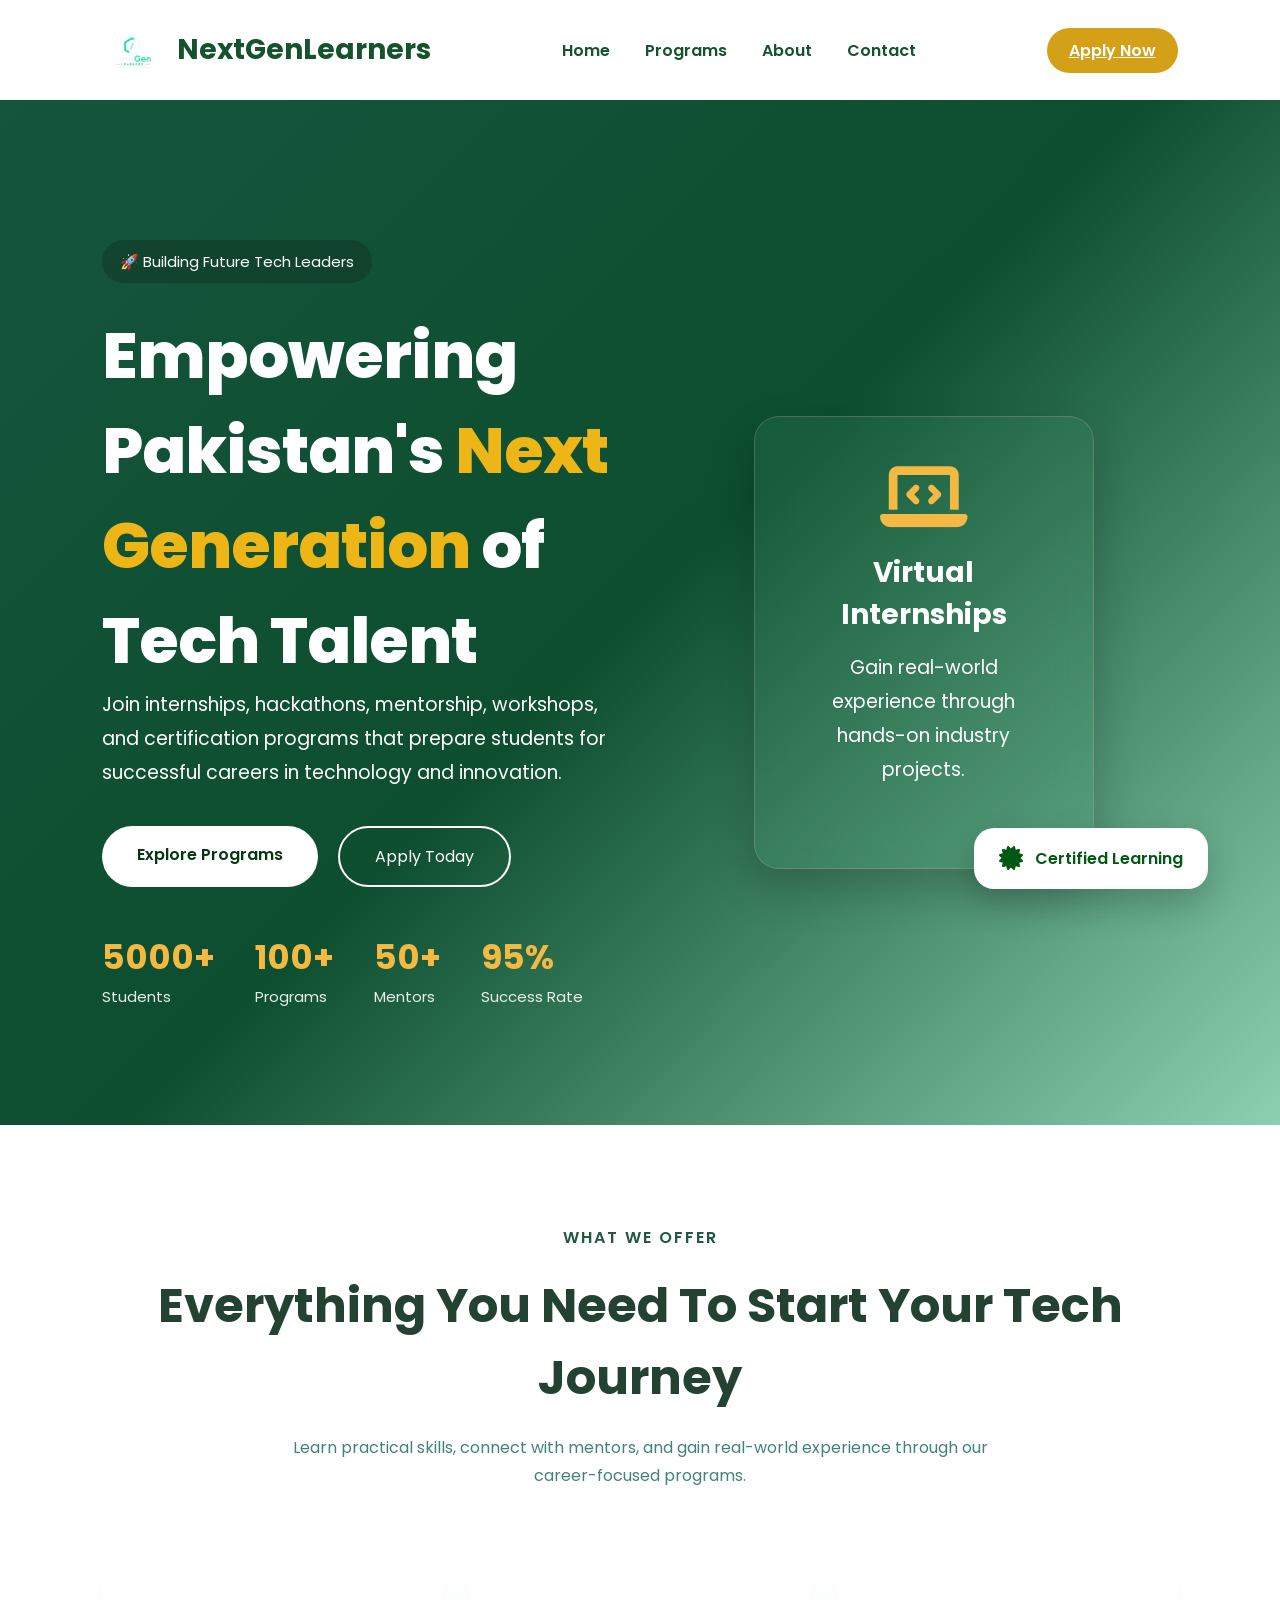
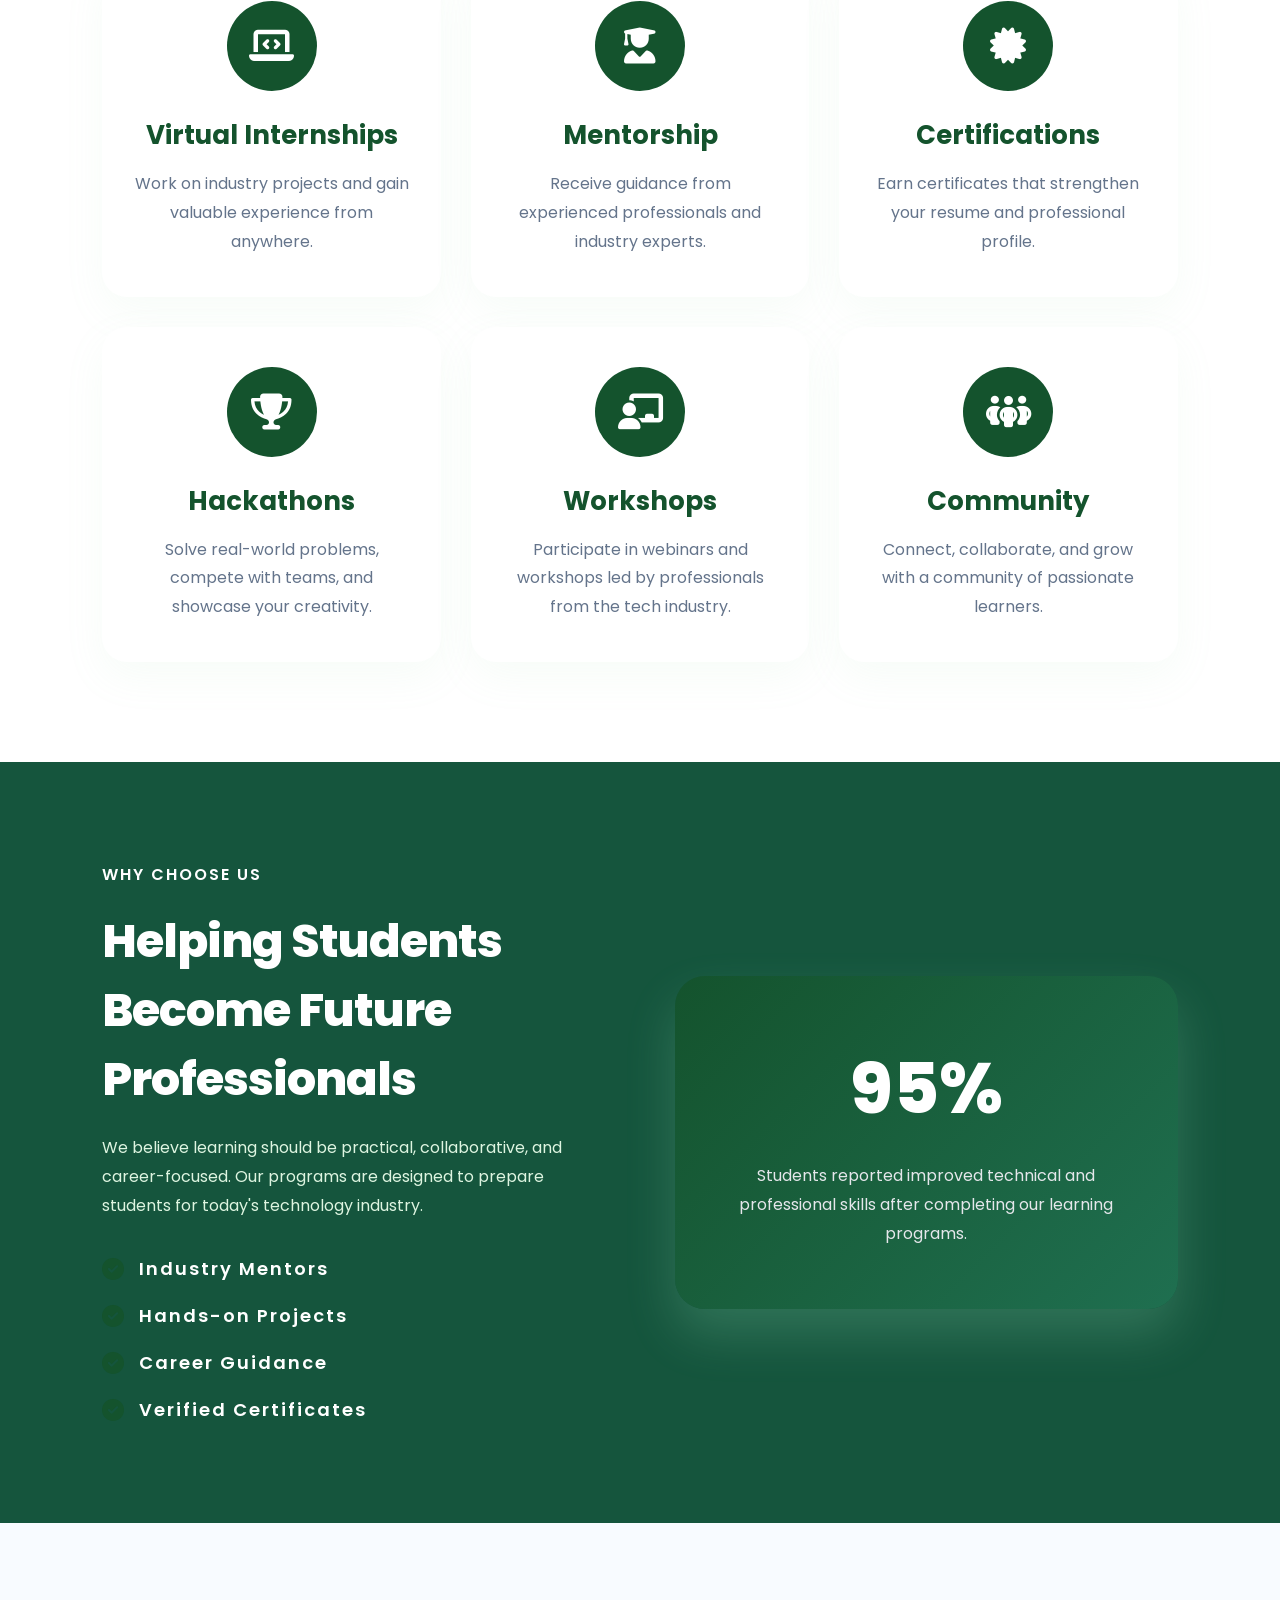
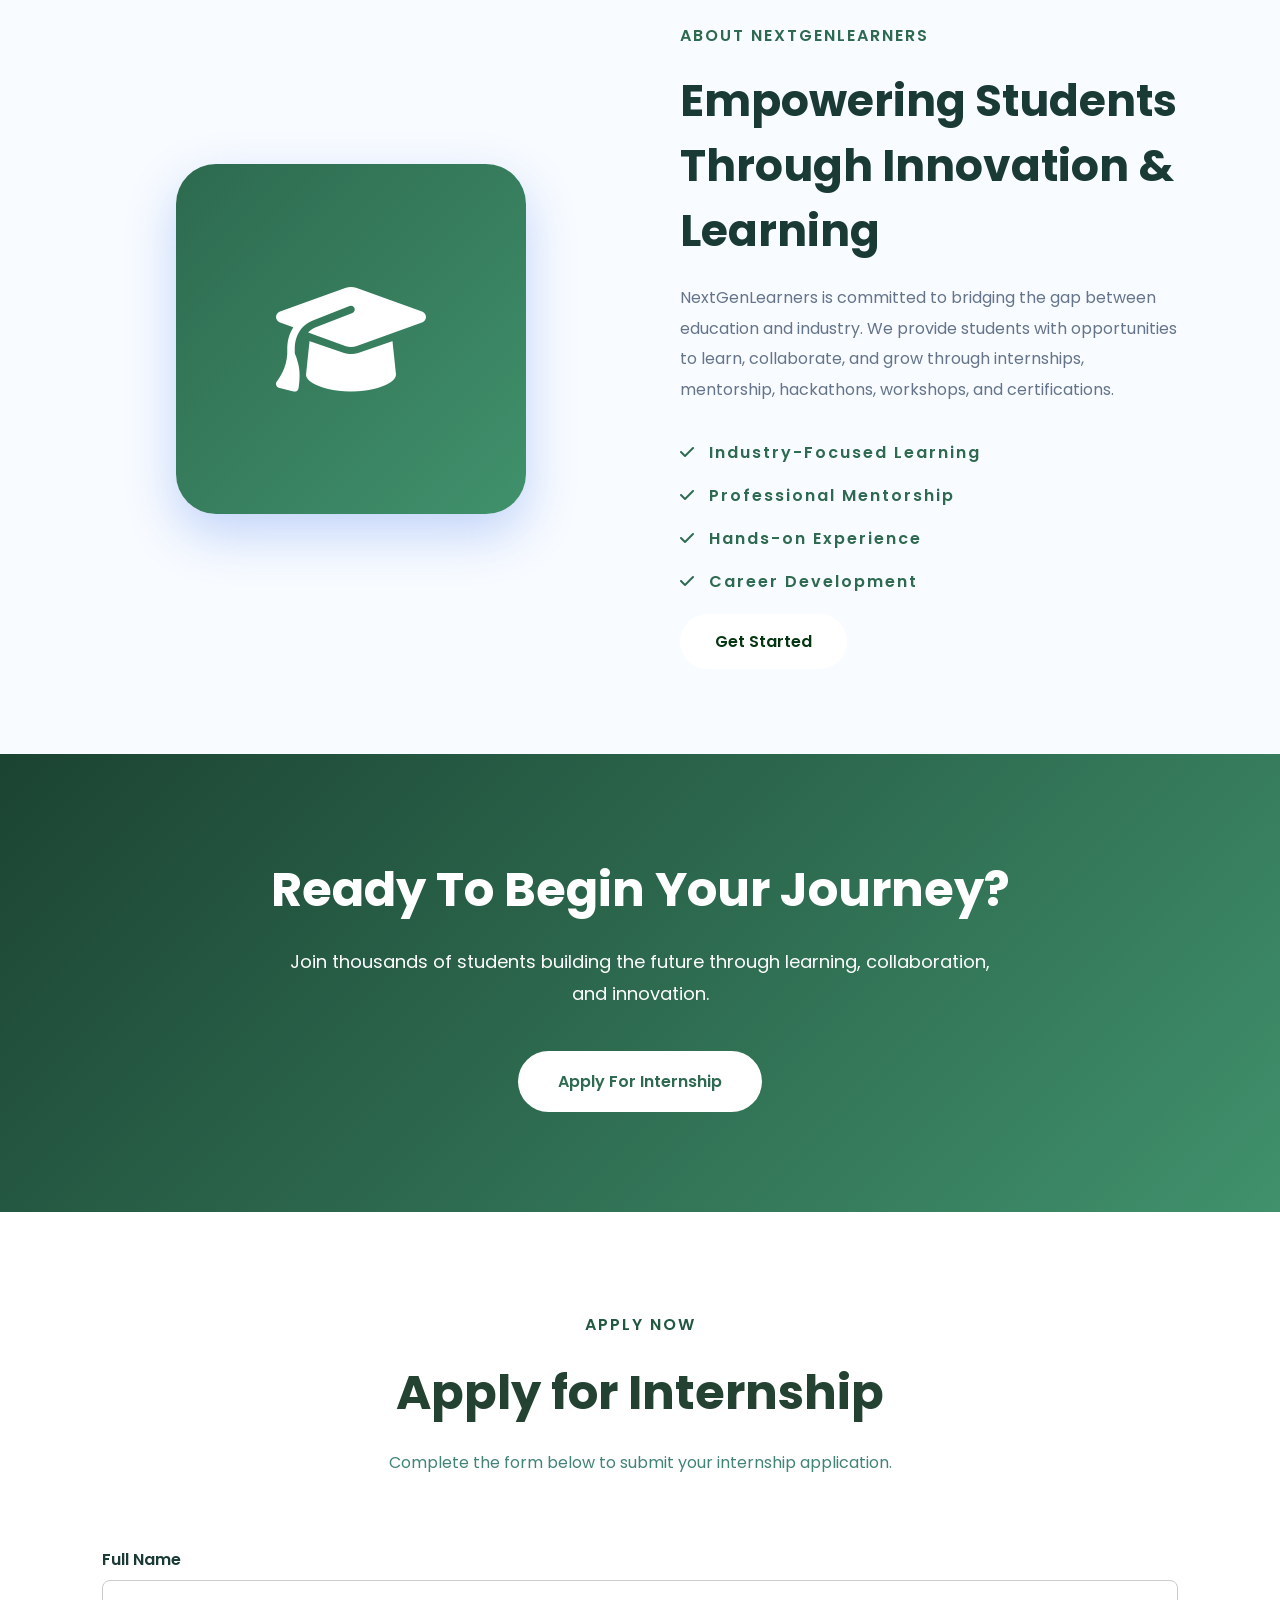
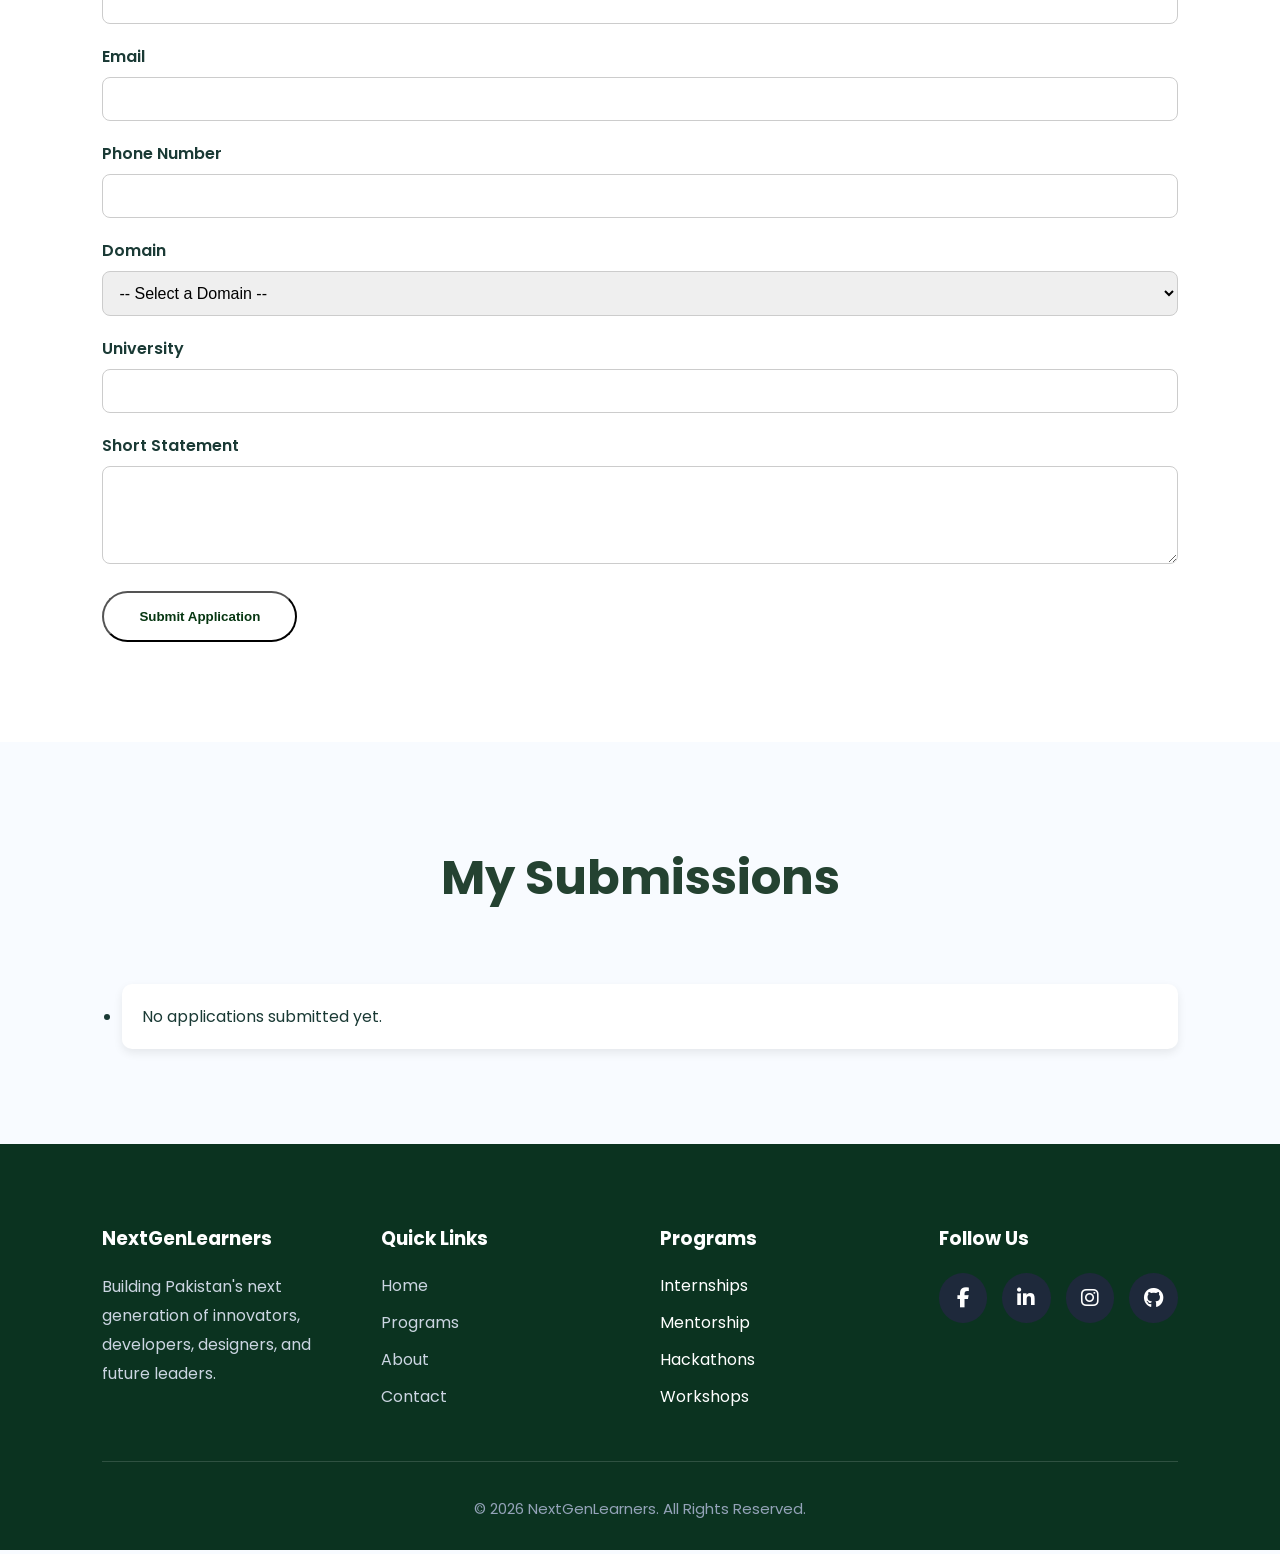
<file: nextgen-landing-page/index.html>
<!DOCTYPE html>
<html lang="en">

<head>

    <meta charset="UTF-8">

    <meta name="viewport" content="width=device-width, initial-scale=1.0">

    <title>NextGenLearners</title>

    <link rel="stylesheet" href="style.css">

    <!-- Google Font -->

    <link rel="preconnect" href="https://fonts.googleapis.com">

    <link rel="preconnect" href="https://fonts.gstatic.com" crossorigin>

    <link href="https://fonts.googleapis.com/css2?family=Poppins:wght@300;400;500;600;700;800&display=swap" rel="stylesheet">

    <!-- Font Awesome -->

    <link rel="stylesheet"
        href="https://cdnjs.cloudflare.com/ajax/libs/font-awesome/6.7.2/css/all.min.css">

</head>

<body>

<!-- ================= NAVBAR ================= -->

<header>

    <div class="logo">

        <img src="assets/images/logo.png" alt="NextGenLearners Logo">

        <h2>NextGenLearners</h2>

    </div>

 <nav>

    <button class="hamburger" id="hamburgerBtn">☰</button>

    <ul class="nav-links" id="navLinks">

        <li><a href="#home">Home</a></li>
        <li><a href="#programs">Programs</a></li>
        <li><a href="#about">About</a></li>
        <li><a href="#contact">Contact</a></li>

    </ul>

 </nav>

   <a href="#apply" class="apply-btn">Apply Now</a>

</header>

<!-- ================= HERO ================= -->

<section class="hero" id="home">

    <div class="hero-left">

        <span class="tag">
            🚀 Building Future Tech Leaders
        </span>

        <h1>

            Empowering Pakistan's

            <span>Next Generation</span>

            of Tech Talent

        </h1>

        <p>

            Join internships, hackathons, mentorship,
            workshops, and certification programs that
            prepare students for successful careers in
            technology and innovation.

        </p>

        <div class="hero-buttons">

            <a href="#programs" class="btn">

                Explore Programs

            </a>

            <a href="#" class="btn-outline">

                Apply Today

            </a>

        </div>

        <!-- Stats -->

        <div class="stats">

            <div>

                <h3>5000+</h3>

                <p>Students</p>

            </div>

            <div>

                <h3>100+</h3>

                <p>Programs</p>

            </div>

            <div>

                <h3>50+</h3>

                <p>Mentors</p>

            </div>

            <div>

                <h3>95%</h3>

                <p>Success Rate</p>

            </div>

        </div>

    </div>

    <div class="hero-right">

        <div class="hero-card">

            <i class="fa-solid fa-laptop-code"></i>

            <h3>Virtual Internships</h3>

            <p>

                Gain real-world experience through
                hands-on industry projects.

            </p>

        </div>

        <div class="floating-card">

            <i class="fa-solid fa-certificate"></i>

            <span>Certified Learning</span>

        </div>

    </div>

</section>

<!-- ================= OUR OFFERINGS ================= -->

<section class="offerings" id="programs">

    <div class="section-title">

        <span>WHAT WE OFFER</span>

        <h2>Everything You Need To Start Your Tech Journey</h2>

        <p>
            Learn practical skills, connect with mentors, and gain
            real-world experience through our career-focused programs.
        </p>

    </div>

    <div class="offerings-grid">

        <div class="card">

            <div class="icon-circle">
                <i class="fa-solid fa-laptop-code"></i>
            </div>

            <h3>Virtual Internships</h3>

            <p>
                Work on industry projects and gain valuable experience
                from anywhere.
            </p>

        </div>

        <div class="card">

            <div class="icon-circle">
                <i class="fa-solid fa-user-graduate"></i>
            </div>

            <h3>Mentorship</h3>

            <p>
                Receive guidance from experienced professionals and
                industry experts.
            </p>

        </div>

        <div class="card">

            <div class="icon-circle">
                <i class="fa-solid fa-certificate"></i>
            </div>

            <h3>Certifications</h3>

            <p>
                Earn certificates that strengthen your resume and
                professional profile.
            </p>

        </div>

        <div class="card">

            <div class="icon-circle">
                <i class="fa-solid fa-trophy"></i>
            </div>

            <h3>Hackathons</h3>

            <p>
                Solve real-world problems, compete with teams,
                and showcase your creativity.
            </p>

        </div>

        <div class="card">

            <div class="icon-circle">
                <i class="fa-solid fa-chalkboard-user"></i>
            </div>

            <h3>Workshops</h3>

            <p>
                Participate in webinars and workshops led by
                professionals from the tech industry.
            </p>

        </div>

        <div class="card">

            <div class="icon-circle">
                <i class="fa-solid fa-people-group"></i>
            </div>

            <h3>Community</h3>

            <p>
                Connect, collaborate, and grow with a community
                of passionate learners.
            </p>

        </div>

    </div>

</section>

<!-- ================= WHY CHOOSE US ================= -->

<section class="why-us">

    <div class="why-left">

        <span>WHY CHOOSE US</span>

        <h2>Helping Students Become Future Professionals</h2>

        <p>

            We believe learning should be practical, collaborative,
            and career-focused. Our programs are designed to prepare
            students for today's technology industry.

        </p>

        <div class="features">

            <div class="feature">

                <i class="fa-solid fa-circle-check"></i>

                <span>Industry Mentors</span>

            </div>

            <div class="feature">

                <i class="fa-solid fa-circle-check"></i>

                <span>Hands-on Projects</span>

            </div>

            <div class="feature">

                <i class="fa-solid fa-circle-check"></i>

                <span>Career Guidance</span>

            </div>

            <div class="feature">

                <i class="fa-solid fa-circle-check"></i>

                <span>Verified Certificates</span>

            </div>

        </div>

    </div>

    <div class="why-right">

        <div class="why-card">

            <h3>95%</h3>

            <p>

                Students reported improved technical
                and professional skills after completing
                our learning programs.

            </p>

        </div>

    </div>

</section>
<!-- ================= ABOUT ================= -->

<section class="about" id="about">

    <div class="about-image">

        <div class="image-box">

            <i class="fa-solid fa-graduation-cap"></i>

        </div>

    </div>

    <div class="about-content">

        <span>ABOUT NEXTGENLEARNERS</span>

        <h2>
            Empowering Students Through Innovation & Learning
        </h2>

        <p>

            NextGenLearners is committed to bridging the gap between
            education and industry. We provide students with opportunities
            to learn, collaborate, and grow through internships,
            mentorship, hackathons, workshops, and certifications.

        </p>

        <div class="about-list">

            <div class="about-item">

                <i class="fa-solid fa-check"></i>

                <span>Industry-Focused Learning</span>

            </div>

            <div class="about-item">

                <i class="fa-solid fa-check"></i>

                <span>Professional Mentorship</span>

            </div>

            <div class="about-item">

                <i class="fa-solid fa-check"></i>

                <span>Hands-on Experience</span>

            </div>

            <div class="about-item">

                <i class="fa-solid fa-check"></i>

                <span>Career Development</span>

            </div>

        </div>

        <a href="#contact" class="btn">

            Get Started

        </a>

    </div>

</section>

<!-- ================= CTA ================= -->

<section class="cta">

    <div class="cta-content">

        <h2>

            Ready To Begin Your Journey?

        </h2>

        <p>

            Join thousands of students building the future through
            learning, collaboration, and innovation.

        </p>

        <a href="#apply" class="btn">

            Apply For Internship

        </a>

    </div>

</section>
<!-- ================= APPLY NOW ================= -->

<section class="apply" id="apply">

    <div class="section-title">
        <span>APPLY NOW</span>
        <h2>Apply for Internship</h2>
        <p>Complete the form below to submit your internship application.</p>
    </div>

    <form id="applicationForm" novalidate>

        <!-- Full Name -->
        <div class="form-group">
            <label for="name">Full Name</label>
            <input type="text" id="name">
            <span class="error-message" id="nameError"></span>
        </div>

        <!-- Email -->
        <div class="form-group">
            <label for="email">Email</label>
            <input type="text" id="email">
            <span class="error-message" id="emailError"></span>
        </div>

        <!-- Phone -->
        <div class="form-group">
            <label for="phone">Phone Number</label>
            <input type="text" id="phone">
            <span class="error-message" id="phoneError"></span>
        </div>

        <!-- Domain -->
        <div class="form-group">
            <label for="domain">Domain</label>

            <select id="domain">
    <option value="">-- Select a Domain --</option>
    <option value="Web Dev">Web Dev</option>
    <option value="Graphic Design">Graphic Design</option>
    <option value="AI Tools & Prompt Engineering">AI Tools & Prompt Engineering</option>
    <option value="Data Science">Data Science</option>
    <option value="Video Editing">Video Editing</option>
</select>

            <span class="error-message" id="domainError"></span>

        </div>

        <!-- University -->
        <div class="form-group">
            <label for="university">University</label>
            <input type="text" id="university">
            <span class="error-message" id="universityError"></span>
        </div>

        <!-- Statement -->
        <div class="form-group">
            <label for="statement">Short Statement</label>
            <textarea id="statement" rows="4"></textarea>
            <span class="error-message" id="statementError"></span>
        </div>

        <button type="submit" class="btn">Submit Application</button>

    </form>

    <div id="thankYouMessage" class="hidden"></div>

</section>

<!-- ================= MY SUBMISSIONS ================= -->

<section class="submissions">

    <div class="section-title">
        <h2>My Submissions</h2>
    </div>

    <ul id="submissionsList"></ul>

</section>


<!-- ================= FOOTER ================= -->

<footer id="contact">

    <div class="footer-container">

        <div class="footer-column">

            <h3>NextGenLearners</h3>

            <p>

                Building Pakistan's next generation of innovators,
                developers, designers, and future leaders.

            </p>

        </div>

        <div class="footer-column">

            <h3>Quick Links</h3>

            <ul>

                <li><a href="#home">Home</a></li>

                <li><a href="#programs">Programs</a></li>

                <li><a href="#about">About</a></li>

                <li><a href="#contact">Contact</a></li>

            </ul>

        </div>

        <div class="footer-column">

            <h3>Programs</h3>

            <ul>

                <li>Internships</li>

                <li>Mentorship</li>

                <li>Hackathons</li>

                <li>Workshops</li>

            </ul>

        </div>

        <div class="footer-column">

            <h3>Follow Us</h3>

            <div class="footer-social">

                <a href="#"><i class="fab fa-facebook-f"></i></a>

                <a href="#"><i class="fab fa-linkedin-in"></i></a>

                <a href="#"><i class="fab fa-instagram"></i></a>

                <a href="#"><i class="fab fa-github"></i></a>

            </div>

        </div>

    </div>

    <hr>

    <p class="copyright">

        © 2026 NextGenLearners. All Rights Reserved.

    </p>

</footer>
<script src="script.js"></script>
</body>

</html>
</file>
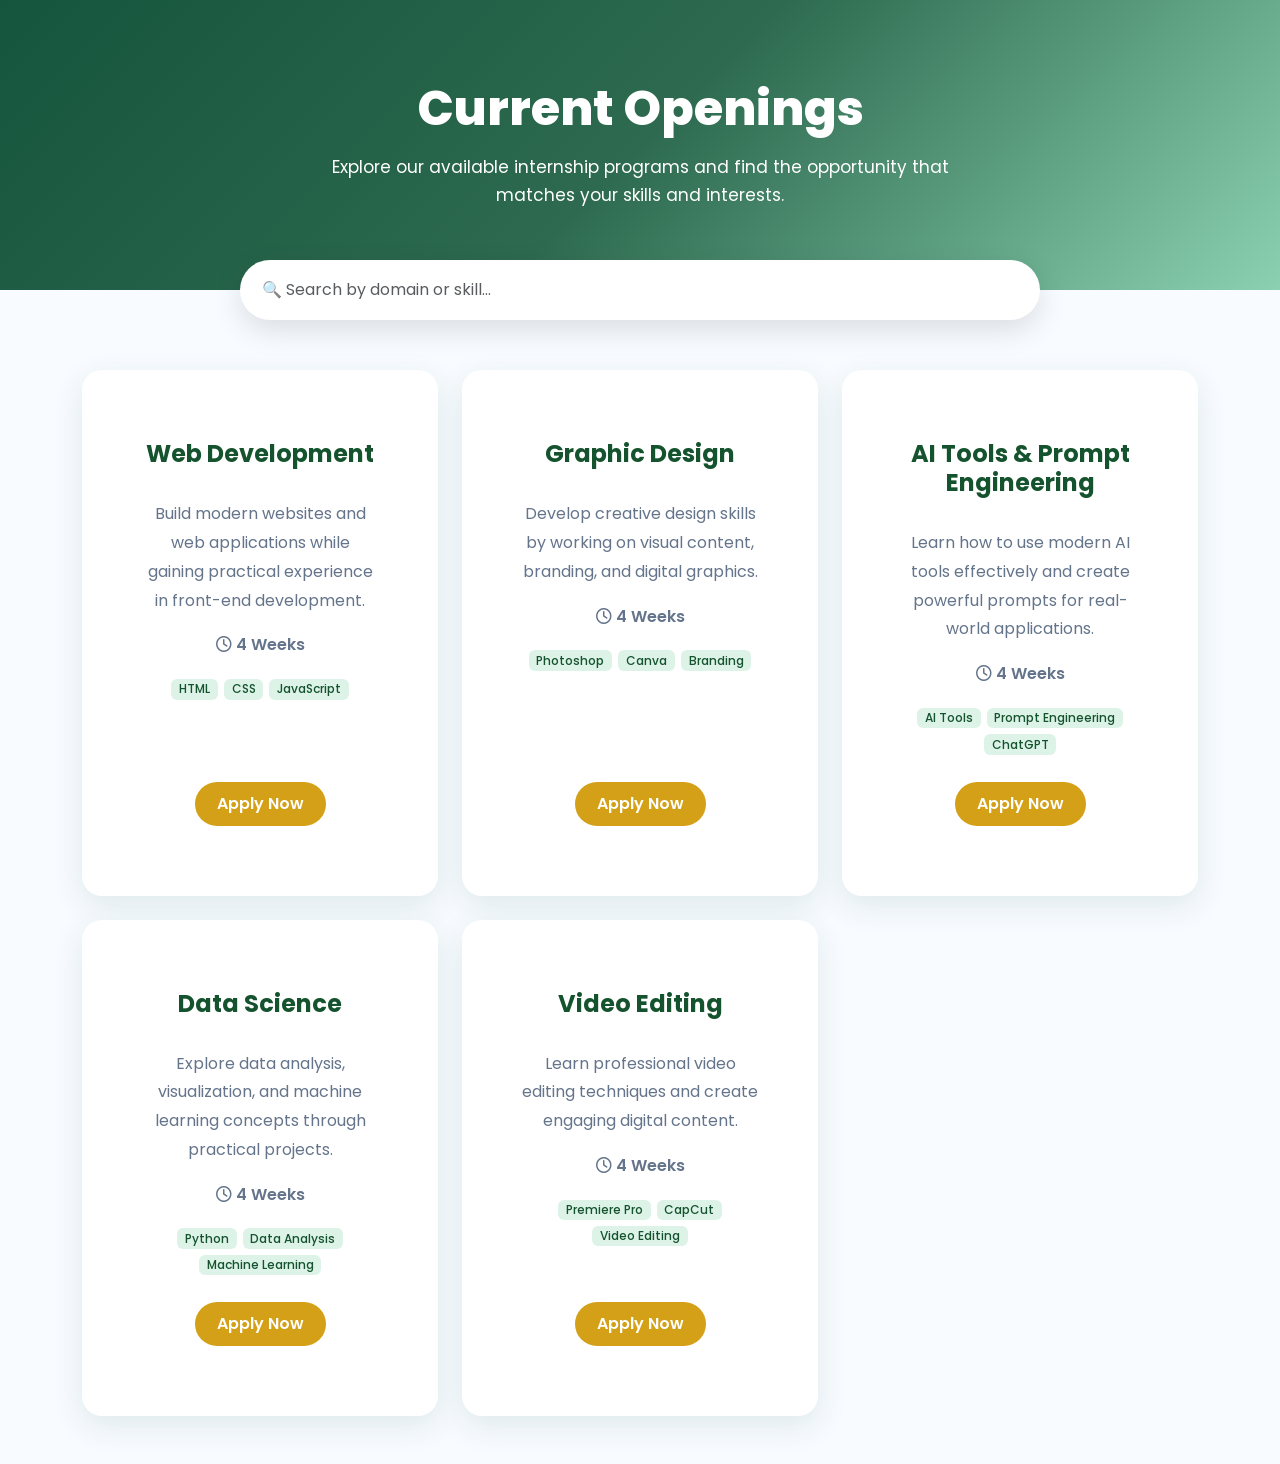
<file: nextgen-landing-page/programs.html>
<!DOCTYPE html>

<html lang="en">

<head>
    <meta charset="UTF-8">
    <meta name="viewport" content="width=device-width, initial-scale=1.0">

<title>Current Openings | NextGenLearners</title>

<!-- Google Font -->
<link rel="preconnect" href="https://fonts.googleapis.com">
<link rel="preconnect" href="https://fonts.gstatic.com" crossorigin>
<link href="https://fonts.googleapis.com/css2?family=Poppins:wght@300;400;500;600;700;800&display=swap"
    rel="stylesheet">

<!-- Font Awesome -->
<link rel="stylesheet"
    href="https://cdnjs.cloudflare.com/ajax/libs/font-awesome/6.7.2/css/all.min.css">

<!-- Bootstrap -->
<link href="https://cdn.jsdelivr.net/npm/bootstrap@5.3.3/dist/css/bootstrap.min.css"
    rel="stylesheet">

<!-- Existing Week 2 stylesheet -->
<link rel="stylesheet" href="style.css">

<style>
    .programs-page {
        background: #f8fbff;
        min-height: 100vh;
    }

    .programs-header {
        background: linear-gradient(135deg, #15553d, #2D6A4F, #8bd1b1);
        color: white;
        padding: 80px 20px;
        text-align: center;
    }

    .programs-header h1 {
        font-size: 48px;
        font-weight: 800;
        margin-bottom: 15px;
    }

    .programs-header p {
        max-width: 700px;
        margin: auto;
        font-size: 17px;
        line-height: 1.7;
    }

    .search-section {
        max-width: 800px;
        margin: -30px auto 50px;
        position: relative;
    }

    .search-section input {
        padding: 18px 22px;
        border-radius: 50px;
        border: none;
        box-shadow: 0 10px 30px rgba(0, 0, 0, 0.12);
        font-size: 16px;
    }

    .program-card {
        height: 100%;
        border: none;
        border-radius: 20px;
        box-shadow: 0 10px 30px rgba(45, 106, 79, 0.12);
        transition: 0.3s ease;
        overflow: hidden;
    }

    .program-card:hover {
        transform: translateY(-8px);
        box-shadow: 0 18px 40px rgba(45, 106, 79, 0.18);
    }

    .program-card .card-body {
        padding: 30px;
    }

    .program-card h3 {
        color: #14532D;
        font-size: 24px;
        font-weight: 700;
    }

    .program-description {
        color: #64748B;
        line-height: 1.7;
        min-height: 85px;
    }

    .duration {
        color: #2D6A4F;
        font-weight: 600;
    }

    .skill-badge {
        background: #DDF3E8;
        color: #14532D;
        font-weight: 500;
        margin: 3px;
    }

    .apply-program-btn {
        background: #D4A017;
        color: white;
        border: none;
        border-radius: 30px;
        padding: 10px 22px;
        font-weight: 600;
        text-decoration: none;
        display: inline-block;
        transition: 0.3s ease;
    }

    .apply-program-btn:hover {
        background: #B8860B;
        color: white;
        transform: translateY(-2px);
    }

    #noResults {
        display: none;
        text-align: center;
        padding: 50px;
        color: #64748B;
    }

    @media (max-width: 768px) {
        .programs-header h1 {
            font-size: 36px;
        }

        .programs-header {
            padding: 60px 20px;
        }
    }
</style>

</head>

<body>

<div class="programs-page">

    <!-- PAGE HEADER -->
    <section class="programs-header">
        <h1>Current Openings</h1>

        <p>
            Explore our available internship programs and find the
            opportunity that matches your skills and interests.
        </p>
    </section>


    <!-- SEARCH + PROGRAMS -->
    <main class="container">

        <!-- Search -->
        <div class="search-section">
            <input
                type="text"
                id="searchInput"
                class="form-control"
                placeholder="🔍 Search by domain or skill..."
                aria-label="Search programs">
        </div>


        <!-- Dynamic Program Cards -->
        <div
            id="programsContainer"
            class="row g-4 pb-5">
        </div>


        <!-- No Results Message -->
        <div id="noResults">

            <i class="fa-solid fa-magnifying-glass fa-2x mb-3"></i>

            <h3>No programs found</h3>

            <p>
                Try searching for a different domain or skill.
            </p>

        </div>

    </main>

</div>


<!-- Week 3 JavaScript -->
<script src="script-programs.js"></script>

</body>

</html>
</file>
<file: nextgen-landing-page/style.css>
/* ==========================================
   GOOGLE FONT & RESET
========================================== */

*{
    margin:0;
    padding:0;
    box-sizing:border-box;
}

html{
    scroll-behavior:smooth;
}

body{
    font-family:'Poppins',sans-serif;
    background:#f8fbff;
    color:#1a3a35;
    overflow-x:hidden;
}

/* ==========================================
   HEADER
========================================== */

header{

    position:relative;

    top:0;

    left:0;

    width:100%;

    padding:20px 8%;

    display:flex;

    justify-content:space-between;

    align-items:center;

     background:#FFFFFF;
color:#1A3A35;

    z-index:1000;

    transition:.3s;
}

.logo{

    display:flex;

    align-items:center;

    gap:15px;
}

.logo img{

    width:60px;

    height:60px;

    object-fit:contain;
}

.logo h2{
    color:#14532D;
    font-size:28px;
    font-weight:700;
}

/* ================= NAVIGATION ================= */

nav ul{

    display:flex;

    list-style:none;

    gap:35px;
}

nav a {
    color:#14532D;
    text-decoration: none;
    font-weight: 600;
    transition: 0.3s ease;
}
nav a:hover {
    color: #2D6A4F;
}

nav a::after{

    content:"";

    position:absolute;

    left:0;

    bottom:-6px;

    width:0;

    height:3px;

    background:#25eb8f;

    border-radius:10px;

    transition:.3s;
}


 
nav a:hover::after{

    width:100%;
}

/* Apply Button */

.apply-btn {
 background:#D4A017;
    color: white;
    padding: 10px 22px;
    border-radius: 30px;
    border: none;
    font-weight: 600;
    cursor: pointer;
    transition: 0.3s ease;
}

.apply-btn:hover{

    transform:translateY(-4px);
    background:#B8860B;
    box-shadow:0 10px 25px rgba(45,106,79,.35);
}
 /* Hamburger */
.hamburger{
    display:none;
    background:none;
    border:none;
    font-size:28px;
    cursor:pointer;
}


/* ==========================================
   HERO
========================================== */

.hero{

    min-height:auto;

    display:flex;

    justify-content:space-between;

    align-items:center;

    padding:140px 8% 80px;

 background:linear-gradient(135deg,#15553d,rgba(8, 75, 43, 0.979),#8bd1b1);
    color:white;

    gap:60px;
}

.hero-left{

    flex:1;
}

.hero-right{

    flex:1;

    display:flex;

    justify-content:center;

    align-items:center;

    position:relative;
}

/* Tag */

.tag{

    display:inline-block;

    background:rgba(17, 0, 0, 0.18);

    padding:10px 18px;

    border-radius:50px;

    margin-bottom:25px;

    backdrop-filter:blur(10px);

    font-size:15px;
}

/* Heading */

.hero h1{
    font-size:64px;
    font-weight:800;
    letter-spacing:-1px;
}

.hero h1 span{

    color:#eeb517;
}

.hero p{

    font-size:19px;

    line-height:1.8;

    margin-bottom:35px;

    max-width:620px;
}

/* Buttons */

.hero-buttons{

    display:flex;

    gap:20px;

    margin-bottom:45px;
}

.btn{

    text-decoration:none;

    background:white;

   color:#063611;

    padding:16px 35px;

    border-radius:50px;

    font-weight:600;

    transition:.3s;
}

.btn:hover{

    transform:translateY(-6px);

    box-shadow:0 15px 30px rgba(0,0,0,.25);
}

.btn-outline{

    text-decoration:none;

    border:2px solid white;

    color:white;

    padding:16px 35px;

    border-radius:50px;

    transition:.3s;
}

.btn-outline:hover{

    background:white;

    color:#2D6A4F;
}

/* ==========================================
   STATS
========================================== */

.stats{

    display:flex;

    gap:40px;

    flex-wrap:wrap;
}

.stats h3{

    font-size:34px;

    color:#F4B942;
}

.stats p{

    font-size:15px;

    opacity:.9;
}

/* ==========================================
   HERO CARD
========================================== */

.hero-card{

    background:rgba(83, 168, 126, 0.15);

    backdrop-filter:blur(18px);

    border:1px solid rgba(233, 162, 162, 0.25);

    border-radius:25px;

    padding:45px;

    width:340px;

    text-align:center;

    box-shadow:0 20px 45px rgba(0,0,0,.2);
}

.hero-card i{

    font-size:70px;

    color:#F4B942;

    margin-bottom:20px;
}

.hero-card h3{

    font-size:28px;

    margin-bottom:15px;
}

/* Floating Card */

.floating-card{

    position:absolute;

    bottom:-20px;

    right:-30px;

    background:white;

    color:#005813;

    padding:18px 25px;

    border-radius:20px;

    font-weight:600;

    display:flex;

    align-items:center;

    gap:12px;

    box-shadow:0 15px 35px rgba(0,0,0,.2);
}

.floating-card i{

    font-size:24px;
}
/*=========================================
    OFFERINGS
=========================================*/

.offerings{
    padding:100px 8%;
    background:#ffffff;
}

.section-title{
    text-align:center;
    margin-bottom:70px;
}

.section-title span{
    color:#215840;
    font-weight:600;
    letter-spacing:2px;
}

.section-title h2{
    font-size:48px;
    margin:20px 0;
    color:#244231;
}

.section-title p{
    max-width:700px;
    margin:auto;
    color:#428378;
    line-height:1.8;
}

.offerings-grid{

    display:grid;

    grid-template-columns:repeat(auto-fit,minmax(300px,1fr));

    gap:30px;
}

.card{

    background:#FFFFFF;

    border-radius:25px;

    padding:40px 30px;

    text-align:center;

    transition:.4s;

    box-shadow:0 15px 40px rgba(158, 223, 167, 0.08);

    position:relative;

    overflow:hidden;
}

.card::before{

    content:"";

    position:absolute;

    top:0;

    left:-100%;

    width:100%;

    height:5px;

   background:linear-gradient(90deg,#ffffff,#cfe6db);
    transition:.4s;
}

.card:hover::before{

    left:0;
}

.card:hover{

    transform:translateY(-12px);

   box-shadow:0 25px 50px rgba(45,106,79,.18);
}

.icon-circle{

    width:90px;

    height:90px;

  background:#14532D;
    color:white;

    border-radius:50%;

    display:flex;

    justify-content:center;

    align-items:center;

    margin:auto;

    margin-bottom:25px;

    font-size:36px;
}

.card h3{

    font-size:26px;

    margin-bottom:15px;

   color:#14532D;
}

.card p{

    color:#64748B;

    line-height:1.8;
}

/*=========================================
WHY CHOOSE US
=========================================*/

.why-us{

    padding:100px 8%;

    display:grid;

    grid-template-columns:1fr 1fr;

    gap:70px;

    align-items:center;

    background:#15553d
}

.why-left span{

    color:#ffffff;

    font-weight:600;

    letter-spacing:2px;
}

.why-left h2{

    font-size:46px;
    margin:20px 0;
    font-weight:800;
    letter-spacing:-1px;
    color:#ffffff
}

.why-left p{

    color:#def5e1;

    line-height:1.8;

    margin-bottom:35px;
}

.features{

    display:grid;

    gap:20px;
}

.feature{

    display:flex;

    align-items:center;

    gap:15px;

    font-size:18px;

    font-weight:500;
}

.feature i{

    color:#14532D;

    font-size:22px;
}

.why-card{

  background:linear-gradient(135deg,#14532D,#1F6F50);
    border-radius:30px;

    padding:60px;

    text-align:center;

    box-shadow:0 25px 50px rgba(153, 235, 194, 0.2);
}

.why-card h3{

    font-size:70px;

    margin-bottom:20px;

    color:#FFFFFF;

    font-weight:800;
}

.why-card p{

    color:#E5E7EB;

    line-height:1.8;
}

/*=========================================
ABOUT
=========================================*/

.about{

    display:grid;

    grid-template-columns:1fr 1fr;

    gap:80px;

    align-items:center;

    padding:100px 8%;

    background:#f8fbff;
}

.image-box{

    width:350px;

    height:350px;

    border-radius:40px;

    margin:auto;

background:linear-gradient(135deg,#2D6A4F,#40916C);
    display:flex;

    justify-content:center;

    align-items:center;

    box-shadow:0 20px 50px rgba(37,99,235,.25);
}

.image-box i{

    font-size:120px;

    color:white;
}

.about-content span{

  color:#2D6A4F;

    font-weight:600;

    letter-spacing:2px;
}

.about-content h2{

    font-size:44px;

    margin:20px 0;
}

.about-content p{

    color:#64748B;

    line-height:1.9;

    margin-bottom:35px;
}

.about-list{

    display:grid;

    gap:18px;

    margin-bottom:35px;
}

.about-item{

    display:flex;

    align-items:center;

    gap:15px;
}

.about-item i{

   color:#2D6A4F;
}
/*=========================================
CTA SECTION
=========================================*/

.cta{

    padding:100px 8%;

   background:linear-gradient(135deg,#1B4332,#2D6A4F,#40916C);
    text-align:center;

    color:white;
}

.cta h2{

    font-size:48px;

    margin-bottom:20px;
}

.cta p{

    max-width:700px;

    margin:auto;

    margin-bottom:40px;

    font-size:18px;

    line-height:1.8;
}

.cta .btn{

    display:inline-block;

    background:white;

    color:#2D6A4F;

    padding:18px 40px;

    border-radius:50px;

    text-decoration:none;

    font-weight:600;

    transition:.35s;
}

.cta .btn:hover{

    transform:translateY(-8px);

    box-shadow:0 18px 40px rgba(0,0,0,.25);
}
/*=========================================
APPLY FORM
=========================================*/

.apply{
    padding:100px 8%;
    background:#ffffff;
}

.form-group{
    margin-bottom:20px;
}

.form-group label{
    display:block;
    margin-bottom:8px;
    font-weight:600;
}

.form-group input,
.form-group select,
.form-group textarea{
    width:100%;
    padding:12px;
    border:1px solid #ccc;
    border-radius:8px;
    font-size:16px;
    outline:none;
}

.form-group textarea{
    resize:vertical;
}

.submissions{
    padding:80px 8%;
    background:#f8fbff;
}

#submissionsList{
    margin-top:20px;
    padding-left:20px;
}

/* Validation Styles */

.error-message{
    color:red;
    font-size:14px;
    display:none;
    margin-top:5px;
}

.error-message.show{
    display:block;
}

.hidden{
    display:none;
}

#thankYouMessage{
    margin-top:25px;
    padding:15px;
    background:#d1fae5;
    color:#065f46;
    border-radius:8px;
    font-weight:600;
}

.form-group input.invalid,
.form-group select.invalid,
.form-group textarea.invalid{
    border:2px solid red;
}
/*=========================================
FOOTER
=========================================*/

footer{

    background:#0B3320;

    color:white;

    padding:80px 8% 30px;
}

.footer-container{

    display:grid;

    grid-template-columns:repeat(auto-fit,minmax(220px,1fr));

    gap:40px;

    margin-bottom:40px;
}

.footer-column h3{

    margin-bottom:20px;

    color:white;
}

.footer-column p{

    color:#CBD5E1;

    line-height:1.8;
}

.footer-column ul{

    list-style:none;
}

.footer-column ul li{

    margin-bottom:12px;
}

.footer-column ul li a{

    color:#CBD5E1;

    text-decoration:none;

    transition:.3s;
}

.footer-column ul li a:hover{

    color:#60A5FA;
}

.footer-social{

    display:flex;

    gap:15px;
}

.footer-social a{

    width:50px;

    height:50px;

    border-radius:50%;

    background:#1E293B;

    display:flex;

    justify-content:center;

    align-items:center;

    color:white;

    text-decoration:none;

    font-size:20px;

    transition:.35s;
}

.footer-social a:hover{

   background:#14532D;

    transform:translateY(-6px);
}

footer hr{

    border:none;

    height:1px;

    background:rgba(255,255,255,.15);

    margin:35px 0;
}

.copyright{

    text-align:center;

    color:#94A3B8;

    font-size:15px;
}

/*=========================================
RESPONSIVE DESIGN
=========================================*/

@media(max-width:992px){

.hero{
    flex-direction:column;
    text-align:center;
}

.hero-left p{
    margin:auto auto 35px;
}

.hero-buttons{
    justify-content:center;
}

.stats{
    justify-content:center;
}

.hero-right{
    margin-top:50px;
}

.why-us{
    grid-template-columns:1fr;
    text-align:center;
    background:#F8FAFC;
}

.features{
    justify-content:center;
}

.feature{
    justify-content:center;
}

.about{
    grid-template-columns:1fr;
    text-align:center;
}

.about-list{
    justify-content:center;
}

.about-item{
    justify-content:center;
}

}


/* MOBILE */

@media(max-width:768px){

header{
    flex-direction:column;
    padding:20px 5%;
    gap:15px;
}

.hamburger{
    display:block;
}

.logo img{
    width:45px;
    height:45px;
}


.logo h2{
    font-size:22px;
}


.nav-links{
    display:none;
    flex-direction:column;
    gap:15px;
    text-align:center;
}

.nav-links.active{
    display:flex;
    flex-direction:column;
}


.nav-btn{
    margin-top:5px;
}


.hero{

    flex-direction:column;

    padding:60px 5% 50px;

    text-align:center;

    gap:40px;
}


.hero h1{
    font-size:40px;
}


.hero p{
    font-size:16px;
}


.hero-buttons{
    justify-content:center;
    flex-direction:column;
}


.btn,
.btn-outline{

    width:100%;
}


.stats{

    justify-content:center;
}


.hero-card{

    width:100%;

}


.floating-card{

    display:none;

}


.why-us,
.about{

    grid-template-columns:1fr;

    text-align:center;

}


.image-box{

    width:260px;

    height:260px;

}


.image-box i{

    font-size:90px;

}

}


/* SMALL PHONES */

@media(max-width:480px){

.hero h1{

    font-size:34px;

}


.hero p{

    font-size:15px;

}


.section-title h2{

    font-size:28px;

}


.card{

    padding:30px 20px;

}


.footer-container{

    text-align:center;

}


.footer-social{

    justify-content:center;

}

}

.submissions li{
    background:#fff;
    margin:15px 0;
    padding:20px;
    border-radius:10px;
    box-shadow:0 4px 10px rgba(0,0,0,.08);
}
</file>
